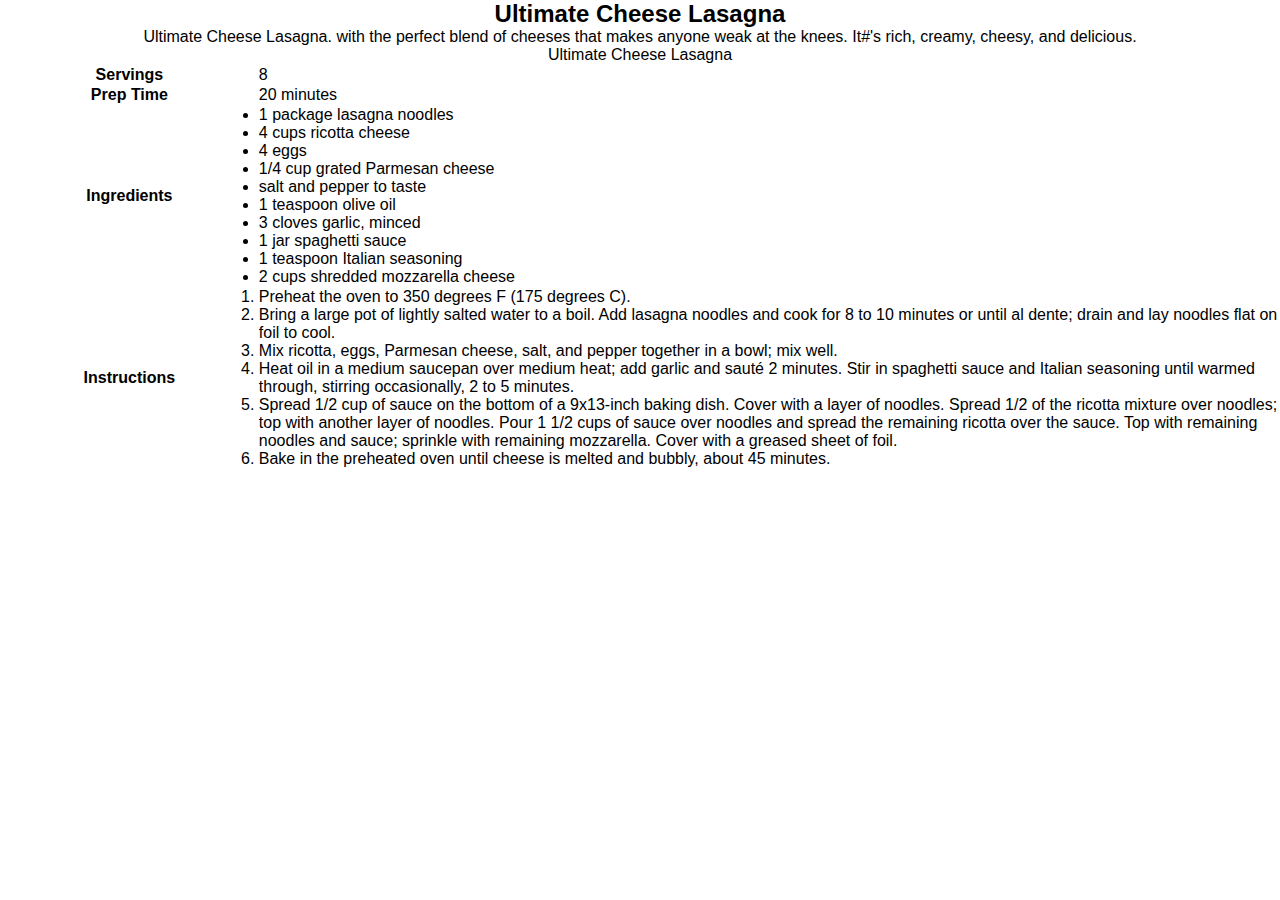
<file: Lasagna.html>
<!DOCTYPE html>
<html lang="en">
<head>
    <meta charset="UTF-8">
    <meta http-equiv="X-UA-Compatible" content="IE=edge">
    <meta name="viewport" content="width=device-width, initial-scale=1.0">
    <title>Document</title>
    <link rel="stylesheet" href="style.css" />
</head>
<body>
  <div class="container">
    <div>
      <h2>Ultimate Cheese Lasagna</h2>
      <p>
        Ultimate Cheese Lasagna. with the perfect blend of cheeses that makes anyone weak at the knees. It#'s rich, creamy, cheesy, and delicious.
      </p>
    </div>
    <!-- <img class="image-lasagna" src="https://www.inspiredtaste.net/wp-content/uploads/2022/06/Cheese-Lasagna-Recipe-5-1200.jpg" alt="Lasagna"/> -->
    <div class="middle header-container">
      <div class="hover-container">
      <p id="image-title">Ultimate Cheese Lasagna</p>
    </div>
    </div>
  </div>
    <div class="servings-container">
        <table style="width:100%">
            <div class="Servings">
          <tr>
            <th style="width:20%">Servings</th>
            <td id="mohammed">8</td>
          </tr>
        </div>
        </div>
        <div class="Prep">
          <tr>
            <th>Prep Time</th>
            <td>20 minutes</td>
          </tr>
        </div>
        <div class="Ingredients">
          <tr>
            <th>Ingredients</th>
            <td>
                <ul>
                    <li>1 package lasagna noodles</li>
                    <li>4 cups ricotta cheese</li>
                    <li>4 eggs</li>
                    <li>1/4 cup grated Parmesan cheese</li>
                    <li>salt and pepper to taste</li>
                    <li>1 teaspoon olive oil</li>
                    <li>3 cloves garlic, minced</li>
                    <li>1 jar spaghetti sauce</li>
                    <li>1 teaspoon Italian seasoning</li>
                    <li>2 cups shredded mozzarella cheese</li>
                </ul>
            </td>
          </tr>
        </div>
        <div class="Instructions">
          <tr>
            <th>Instructions</th>
            <td>
                <ol>
                    <li>Preheat the oven to 350 degrees F (175 degrees C).</li>
                    <li>Bring a large pot of lightly salted water to a boil. Add lasagna noodles and cook for 8 to 10 minutes or until al dente; drain and lay noodles flat on foil to cool.</li>
                    <li>Mix ricotta, eggs, Parmesan cheese, salt, and pepper together in a bowl; mix well.</li>
                    <li>Heat oil in a medium saucepan over medium heat; add garlic and sauté 2 minutes. Stir in spaghetti sauce and Italian seasoning until warmed through, stirring occasionally, 2 to 5 minutes.</li>
                    <li>Spread 1/2 cup of sauce on the bottom of a 9x13-inch baking dish. Cover with a layer of noodles. Spread 1/2 of the ricotta mixture over noodles; top with another layer of noodles. Pour 1 1/2 cups of sauce over noodles and spread the remaining ricotta over the sauce. Top with remaining noodles and sauce; sprinkle with remaining mozzarella. Cover with a greased sheet of foil.
                    </li>
                    <li>Bake in the preheated oven until cheese is melted and bubbly, about 45 minutes.</li>
                
                </ol>
            </td>
          </tr>
        </div>
        </table>
    
</body>
</html>
</file>
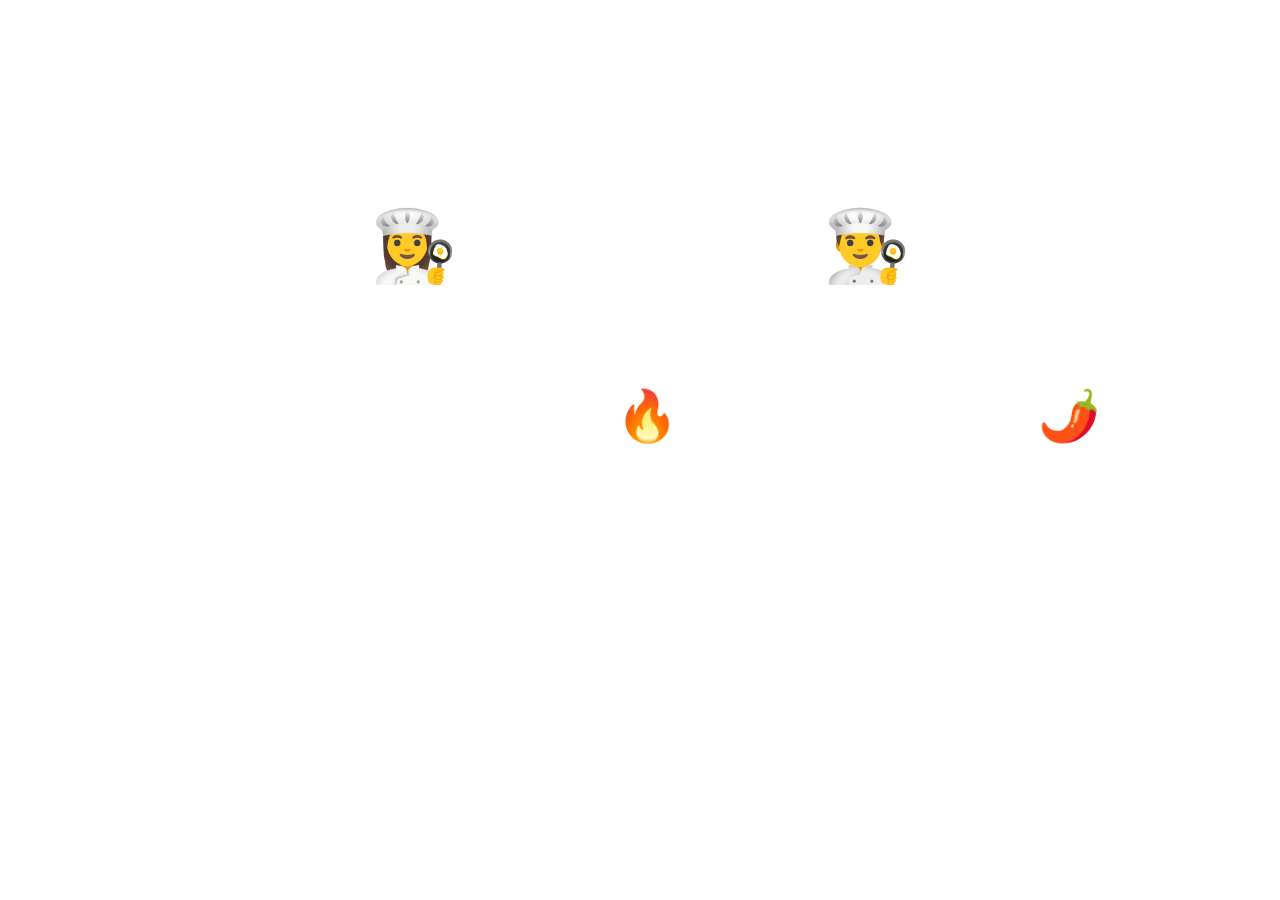
<file: Recipes/WelcomePage/welcome.html>
<!DOCTYPE html>
<html lang="en">

<head>
    <meta charset="UTF-8">
    <meta http-equiv="X-UA-Compatible" content="IE=edge">
    <meta name="viewport" content="width=device-width, initial-scale=1.0">
    <link rel="stylesheet" href="welcome.css">
    <title>Welcome</title>
</head>

<body>
    <div class="container">
        <h1>Welcome to our<br>👩‍🍳 kitchen 👨‍🍳</h1>
    </div>
    <p>where the recipes are 🔥 and the humor is 🌶️</p>
</body>

</html>
</file>
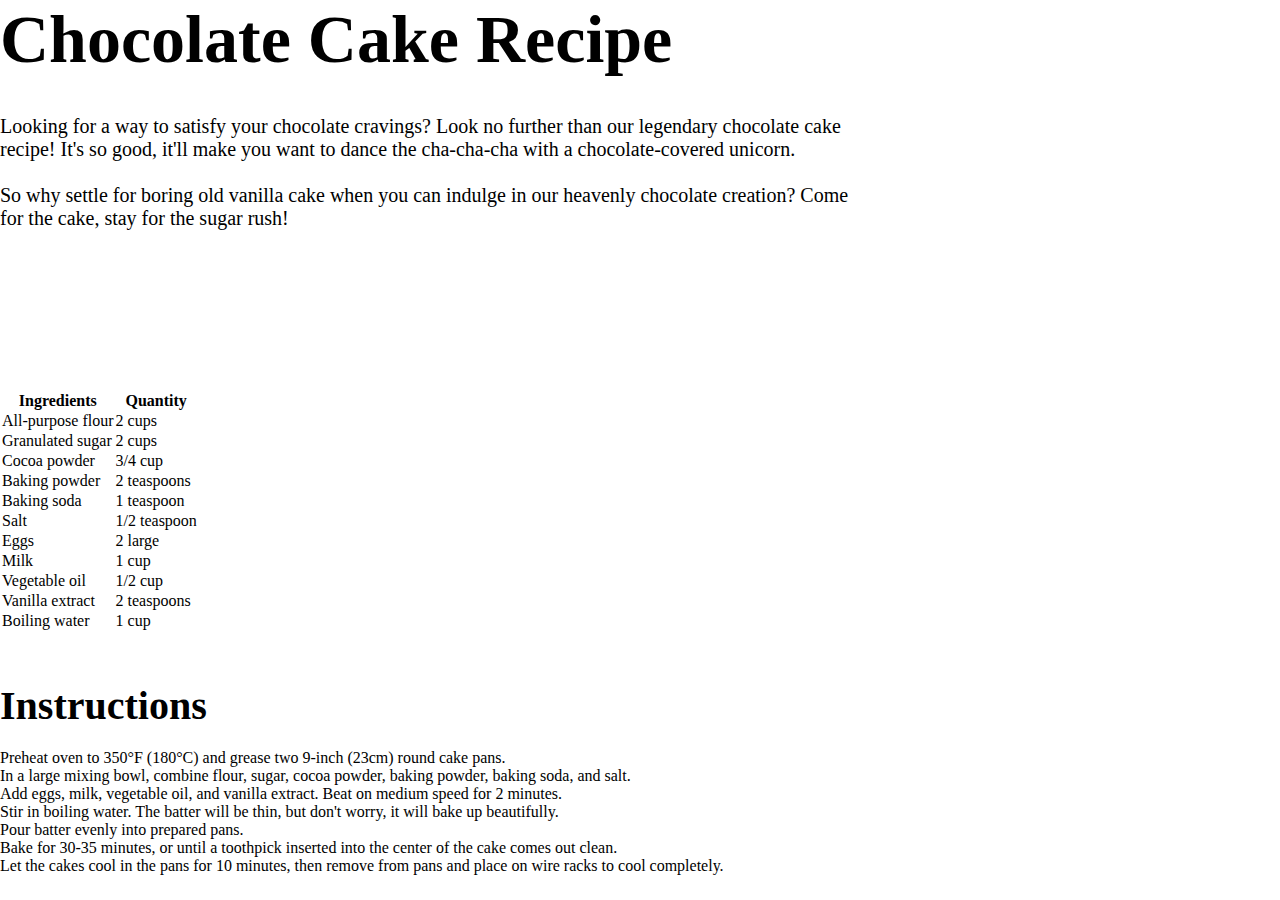
<file: Recipes/Dessert/Cakes/cake.html>
<!DOCTYPE html>
<html lang="en">

<head>
    <meta charset="UTF-8">
    <meta http-equiv="X-UA-Compatible" content="IE=edge">
    <meta name="viewport" content="width=device-width, initial-scale=1.0">
    <link href="https://cdn.jsdelivr.net/npm/bootstrap@5.3.0-alpha3/dist/css/bootstrap.min.css" rel="stylesheet"
        integrity="sha384-KK94CHFLLe+nY2dmCWGMq91rCGa5gtU4mk92HdvYe+M/SXH301p5ILy+dN9+nJOZ" crossorigin="anonymous">
    <link rel="preconnect" href="https://fonts.googleapis.com">
    <link rel="preconnect" href="https://fonts.gstatic.com" crossorigin>
    <link href="https://fonts.googleapis.com/css2?family=Amaranth&display=swap" rel="stylesheet">
    <link rel="stylesheet" href="https://fonts.googleapis.com/icon?family=Material+Icons">
    <link rel="stylesheet" href="cake.css">
    <title>Cake - Dessert</title>
</head>

<body class="bg-dark">
    <div class="container-fluid text-light justify-content-start">
        <div class="topContainer">
            <div class="leftContainer">
                <h2>Chocolate Cake Recipe</h2>
                <br />
                <br />
                <p>Looking for a way to satisfy your chocolate cravings? Look no further than our legendary chocolate
                    cake recipe! It's so good, it'll make you want to dance the cha-cha-cha with a chocolate-covered
                    unicorn.
                    <br />
                    <br />
                    So why settle for boring old vanilla cake when you can indulge in our heavenly chocolate creation?
                    Come for the cake, stay for the sugar rush!
                </p>
                <!-- <button type="button" class="btn btn-outline-secondary">share</button> -->
                <a href="" id="share" onclick="alert('Thank you for Sharing our Recipe')"><i
                        class="material-icons">share</i></a>
                <a href="" id="heart"><i class="material-icons">favorite</i></a>
                <a href="" id="print"><i class="material-icons">print</i></a>
            </div>
            <div class="rightContainer ">
                <div class="imageOverlay">
                    <h2>Chocolate Cake</h2>
                </div>
            </div>
        </div>
        <table class="table table-dark table-striped">
            <thead>
                <tr>
                    <th>Ingredients</th>
                    <th>Quantity</th>
                </tr>
            </thead>
            <tbody>
                <tr>
                    <td>All-purpose flour</td>
                    <td>2 cups</td>
                </tr>
                <tr>
                    <td>Granulated sugar</td>
                    <td>2 cups</td>
                </tr>
                <tr>
                    <td>Cocoa powder</td>
                    <td>3/4 cup</td>
                </tr>
                <tr>
                    <td>Baking powder</td>
                    <td>2 teaspoons</td>
                </tr>
                <tr>
                    <td>Baking soda</td>
                    <td>1 teaspoon</td>
                </tr>
                <tr>
                    <td>Salt</td>
                    <td>1/2 teaspoon</td>
                </tr>
                <tr>
                    <td>Eggs</td>
                    <td>2 large</td>
                </tr>
                <tr>
                    <td>Milk</td>
                    <td>1 cup</td>
                </tr>
                <tr>
                    <td>Vegetable oil</td>
                    <td>1/2 cup</td>
                </tr>
                <tr>
                    <td>Vanilla extract</td>
                    <td>2 teaspoons</td>
                </tr>
                <tr>
                    <td>Boiling water</td>
                    <td>1 cup</td>
                </tr>
            </tbody>
        </table>
        <h2 class="instruction-title">Instructions</h2>
        <ol>
            <li>Preheat oven to 350°F (180°C) and grease two 9-inch (23cm) round cake pans.</li>
            <li>In a large mixing bowl, combine flour, sugar, cocoa powder, baking powder, baking soda, and salt.</li>
            <li>Add eggs, milk, vegetable oil, and vanilla extract. Beat on medium speed for 2 minutes.</li>
            <li>Stir in boiling water. The batter will be thin, but don't worry, it will bake up beautifully.</li>
            <li>Pour batter evenly into prepared pans.</li>
            <li>Bake for 30-35 minutes, or until a toothpick inserted into the center of the cake comes out clean.</li>
            <li>Let the cakes cool in the pans for 10 minutes, then remove from pans and place on wire racks to cool
                completely.</li>
        </ol>
    </div>

    
    
    <script src="https://cdn.jsdelivr.net/npm/@popperjs/core@2.11.7/dist/umd/popper.min.js"
        integrity="sha384-zYPOMqeu1DAVkHiLqWBUTcbYfZ8osu1Nd6Z89ify25QV9guujx43ITvfi12/QExE"
        crossorigin="anonymous"></script>
    <script src="https://cdn.jsdelivr.net/npm/bootstrap@5.3.0-alpha3/dist/js/bootstrap.min.js"
        integrity="sha384-Y4oOpwW3duJdCWv5ly8SCFYWqFDsfob/3GkgExXKV4idmbt98QcxXYs9UoXAB7BZ"
        crossorigin="anonymous"></script>
</body>

</html>
</file>
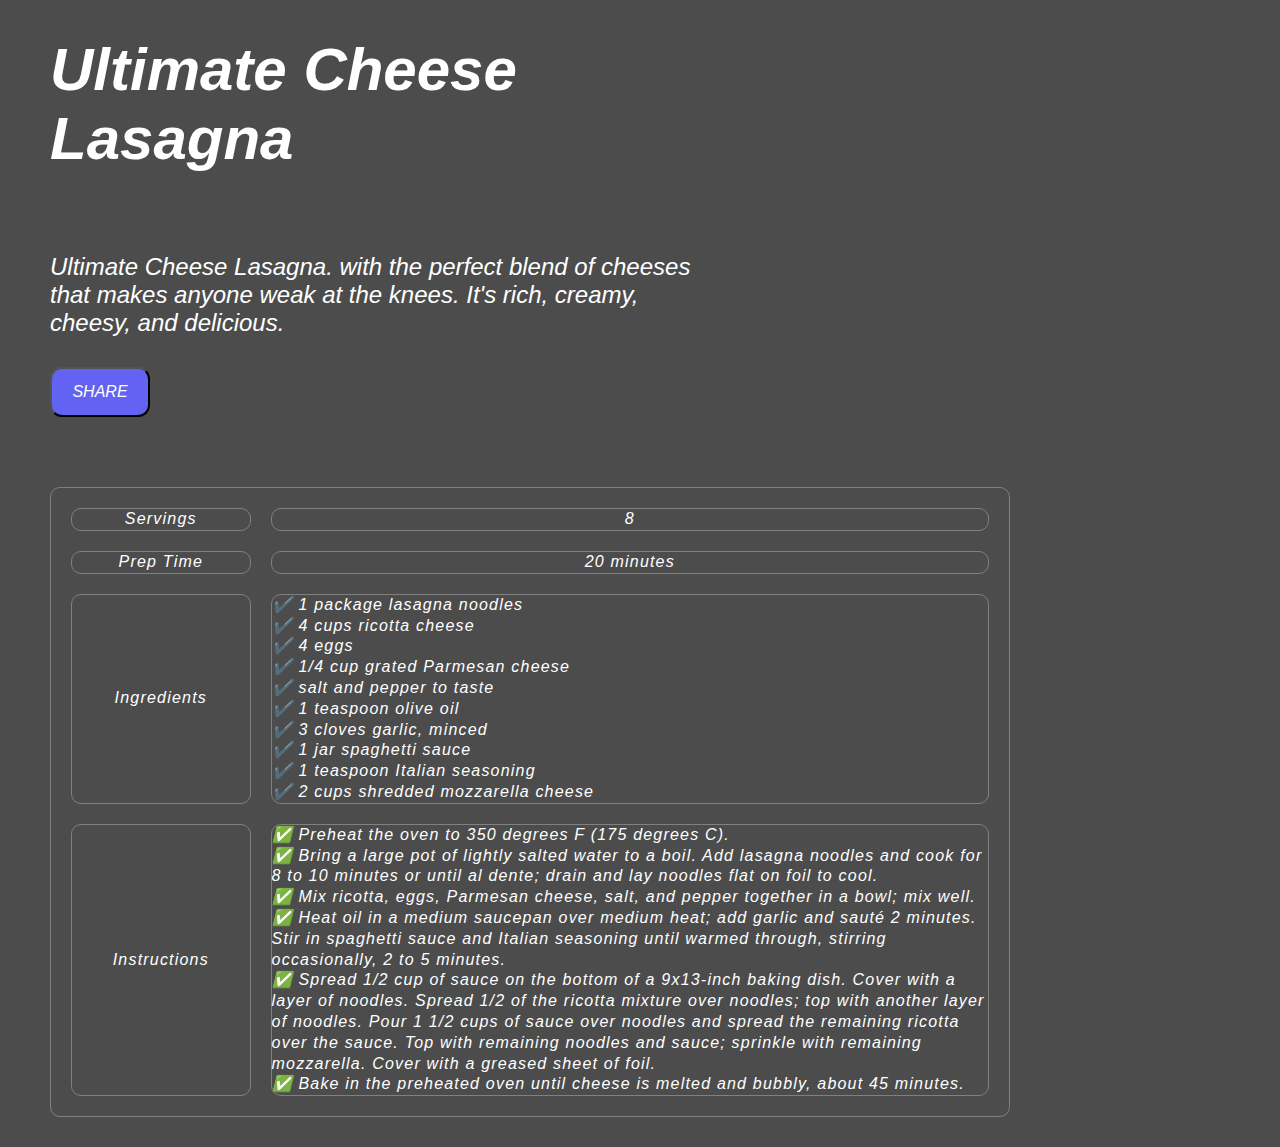
<file: Recipes/MainDishes/Lasagna/Lasagna.html>
<!DOCTYPE html>
<html lang="en">
<head>
    <meta charset="UTF-8">
    <meta http-equiv="X-UA-Compatible" content="IE=edge">
    <meta name="viewport" content="width=device-width, initial-scale=1.0">
    <title>Document</title>
    <link rel="stylesheet" href="lasagna.css" />
</head>
<body class="servings-container">
  <div class="overlay">
      <div class="container">
        <div class="left-side">
          <h2>Ultimate Cheese Lasagna</h2>
          <p>
            Ultimate Cheese Lasagna. with the perfect blend of cheeses that makes anyone weak at the knees. It's rich, creamy, cheesy, and delicious.
          </p>
          
            <button type="submit" class="share-btn"
              onclick="alert('Thank you for Sharing our Recipe')">SHARE</button>
        </div>
        <div class="middle header-container right-side">
          <div class="hover-container">
          <p id="image-title">Ultimate Cheese Lasagna</p>
        </div>
        </div>
      </div> 
        <table width="75%" cellspacing="20" cellpadding="400" >
            <div class="Servings">
          <tr>
            <th style="width:20%">Servings</th>
            <td id="mohammed">8</td>
          </tr>
        </div>
        </div>
        <div class="Prep">
          <div style="width:100%">
          <tr>
            <th style="width:20%">Prep Time</th>
            <td id="time">20 minutes</td>
          </tr>
        </div>
        </div>
        <div class="Ingredients">
          <tr>
            <th>Ingredients</th>
            <td>
                <ul>
                    <li>✔️ 1 package lasagna noodles</li>
                    <li>✔️ 4 cups ricotta cheese</li>
                    <li>✔️ 4 eggs</li>
                    <li>✔️ 1/4 cup grated Parmesan cheese</li>
                    <li>✔️ salt and pepper to taste</li>
                    <li>✔️ 1 teaspoon olive oil</li>
                    <li>✔️ 3 cloves garlic, minced</li>
                    <li>✔️ 1 jar spaghetti sauce</li>
                    <li>✔️ 1 teaspoon Italian seasoning</li>
                    <li>✔️ 2 cups shredded mozzarella cheese</li>
                </ul>
            </td>
          </tr>
        </div>
        <div class="Instructions">
          <tr>
            <th>Instructions</th>
            <td>
                <ol>
                    <li>  ✅ Preheat the oven to 350 degrees F (175 degrees C).</li>
                    <li>  ✅ Bring a large pot of lightly salted water to a boil. Add lasagna noodles and cook for 8 to 10 minutes or until al dente; drain and lay noodles flat on foil to cool.</li>
                    <li>  ✅ Mix ricotta, eggs, Parmesan cheese, salt, and pepper together in a bowl; mix well.</li>
                    <li>  ✅ Heat oil in a medium saucepan over medium heat; add garlic and sauté 2 minutes. Stir in spaghetti sauce and Italian seasoning until warmed through, stirring occasionally, 2 to 5 minutes.</li>
                    <li>  ✅ Spread 1/2 cup of sauce on the bottom of a 9x13-inch baking dish. Cover with a layer of noodles. Spread 1/2 of the ricotta mixture over noodles; top with another layer of noodles. Pour 1 1/2 cups of sauce over noodles and spread the remaining ricotta over the sauce. Top with remaining noodles and sauce; sprinkle with remaining mozzarella. Cover with a greased sheet of foil.
                    </li>
                    <li>  ✅ Bake in the preheated oven until cheese is melted and bubbly, about 45 minutes.</li>
                
                </ol>
            </td>
          </tr>
        </div>
   
        </table>
      </div>  
</body>
</html>
</file>
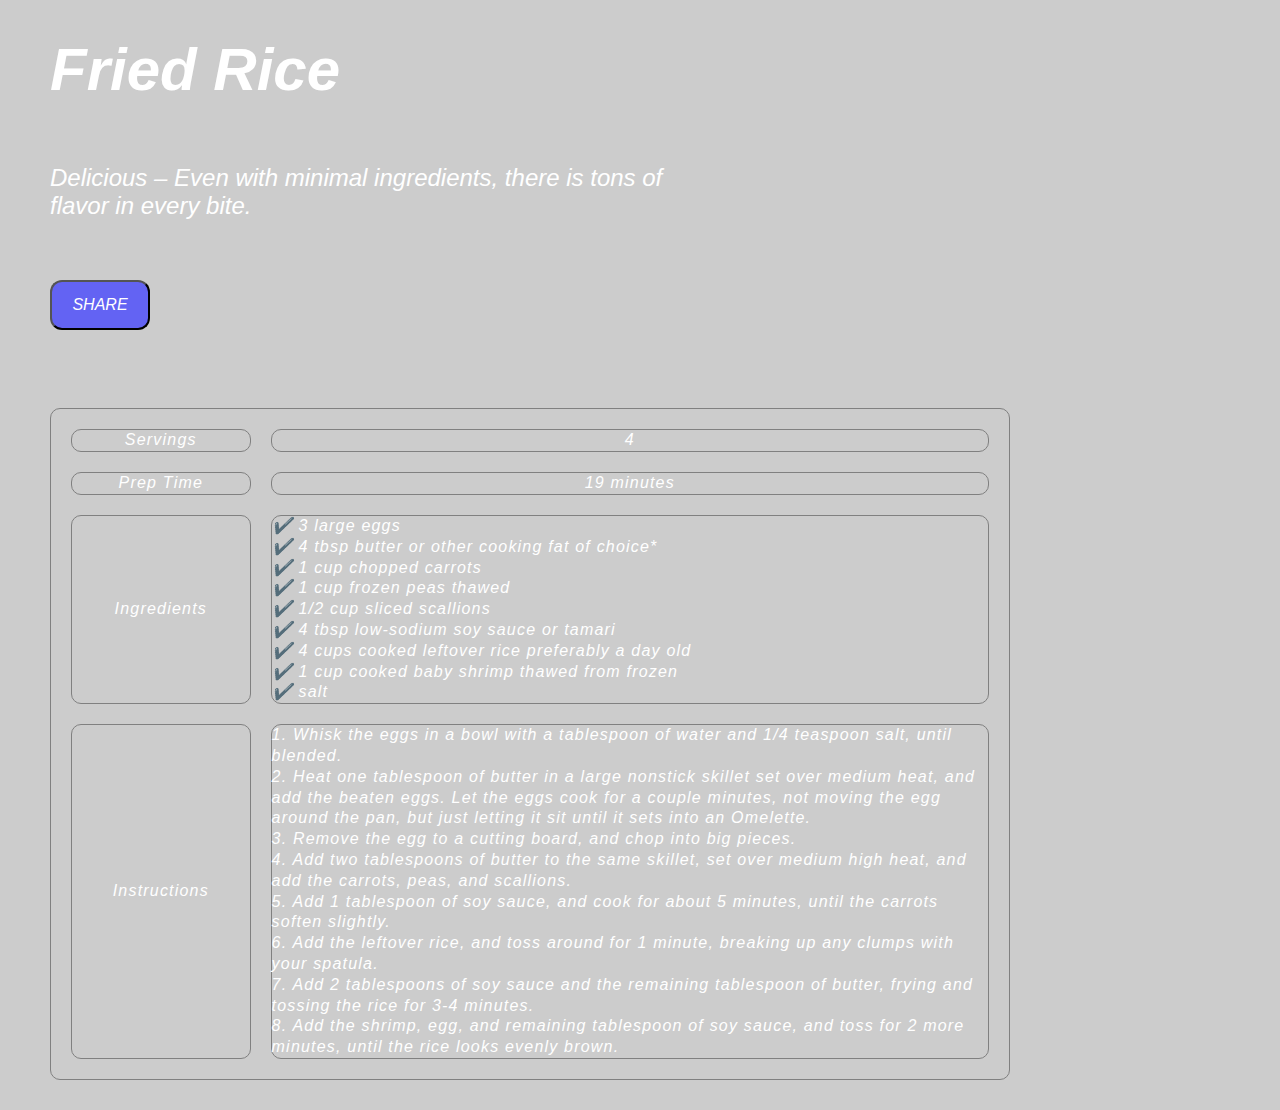
<file: Recipes/MainDishes/Rice/rice.html>
<!DOCTYPE html>
<html lang="en">
<head>
    <meta charset="UTF-8">
    <meta http-equiv="X-UA-Compatible" content="IE=edge">
    <meta name="viewport" content="width=device-width, initial-scale=1.0">
    <title>Document</title>
    <link rel="stylesheet" href="rice.css" />
</head>
<body class="servings-container">
  <div class="overlay">
      <div class="container">
        <div class="left-side">
          <h2>Fried Rice</h2>
          <p>
            Delicious – Even with minimal ingredients, there is tons of flavor in every bite.
          </p>
          
            <button type="submit" class="share-btn"
              onclick="alert('Thank you for Sharing our Recipe')">SHARE</button>
        </div>
        <div class="middle header-container right-side">
          <div class="hover-container">
          <p id="image-title">Fried Rice</p>
        </div>
        </div>
      </div> 
        <table width="75%" cellspacing="20" cellpadding="400" >
            <div class="Servings">
          <tr>
            <th style="width:20%">Servings</th>
            <td id="mohammed">4</td>
          </tr>
        </div>
        </div>
        <div class="Prep">
          <div style="width:100%">
          <tr>
            <th style="width:20%">Prep Time</th>
            <td id="time">19 minutes</td>
          </tr>
        </div>
        </div>
        <div class="Ingredients">
          <tr>
            <th>Ingredients</th>
            <td>
                <ul>
                    <li>✔️ 3 large eggs</li>
                    <li>✔️ 4 tbsp butter or other cooking fat of choice*</li>
                    <li>✔️ 1 cup chopped carrots</li>
                    <li>✔️ 1 cup frozen peas thawed</li>
                    <li>✔️ 1/2 cup sliced scallions</li>
                    <li>✔️ 4 tbsp low-sodium soy sauce or tamari</li>
                    <li>✔️ 4 cups cooked leftover rice preferably a day old</li>
                    <li>✔️ 1 cup cooked baby shrimp thawed from frozen</li>
                    <li>✔️ salt</li>
                </ul>
            </td>
          </tr>
        </div>
        <div class="Instructions">
          <tr>
            <th>Instructions</th>
            <td>
                <ol>
                    <li>  1.  Whisk the eggs in a bowl with a tablespoon of water and 1/4 teaspoon salt, until blended.</li>
                    <li>  2.  Heat one tablespoon of butter in a large nonstick skillet set over medium heat, and add the beaten eggs. Let the eggs cook for a couple minutes, not moving the egg around the pan, but just letting it sit until it sets into an Omelette.</li>
                    <li>  3.  Remove the egg to a cutting board, and chop into big pieces.</li>
                    <li>  4.  Add two tablespoons of butter to the same skillet, set over medium high heat, and add the carrots, peas, and scallions.</li>
                    <li>  5.  Add 1 tablespoon of soy sauce, and cook for about 5 minutes, until the carrots soften slightly.</li>
                    <li>  6.  Add the leftover rice, and toss around for 1 minute, breaking up any clumps with your spatula.</li>
                    <li>  7.  Add 2 tablespoons of soy sauce and the remaining tablespoon of butter, frying and tossing the rice for 3-4 minutes.</li>
                    <li>  8.  Add the shrimp, egg, and remaining tablespoon of soy sauce, and toss for 2 more minutes, until the rice looks evenly brown.</li>
         
                
                </ol>
            </td>
          </tr>
        </div>
   
        </table>
      </div>  
</body>
</html>
</file>
<file: style.css>
*{
    margin: 0;
    padding: 0;
}

/* Mohhammad Code Start*/ 
body{
    width: 100%;
    font-family: 'Amaranth', sans-serif;
    background-image: url("https://wallpapers.com/images/hd/2560x1440-black-wallpaper-qeb1t2mdo52iv94m.jpg");
    background-size: cover;
    
}

nav{
    border-radius: 50px;
}

#Hero{
    display: flex;
    flex-direction: row;
    height: 85vh;
    border: solid 1px rgb(0, 0, 0);
    border-radius: 50px ;
    margin: 4% 4%;
    width: 95%;
    background-color: rgba(248, 249, 251, 0.925);
    box-shadow: 5px 3px 0 0    rgba(0, 0, 0, 0.212);
    max-height: fit-content;
}

.container-fluid{
    border-radius: 50px;
    background-color: rgba(248, 249, 251, 1);
    padding: 5px;
}
#navbarNav{
    
    justify-content: flex-end;
    background-color: rgba(248, 249, 251, 1);
}
#navandselect{
    padding: 5px 15px;
    width: 35%;
    border-radius: 50px;
    background-color: rgba(248, 249, 251, 1);
    margin-left: 20px;
}

#iframecontainer{
    border-radius: 50px;
    /* background-color: rgba(77, 243, 255, 0.562); */
    margin: 0 2%;
    width: 100%;
    height: 80vh;
    margin-top: 2.5vh;
    color: black;
    padding: 50px 40px;
}

iframe{
    width: 100%;
    height: 100%;
}

.dropdown-contianer {
    text-align: center;
}

select{
    width: 60%;
    height: 50px;
    border-radius: 25px;
    border: none;
    border-right: 15px transparent solid;
    padding-left: 15px;
}

optgroup{
    background-color: rgb(255, 255, 255);
    font-size: 1.2em;
}

optgroup:hover{
    color: white;
}
.popupmenu{
   opacity: 0;
}
#recipiesId{
    background-color: rgba(6, 215, 252, 0.11);
    text-align: left;
}
#secondsection{
    background-color: rgba(121, 98, 34, 0.11);
    text-align: left;
    width: 100%;
}
form > .col-auto > p {
    color: grey;
}
h1, h2, h5 ,p {
    text-align: center;
    
}
h1{
    color: rgb(255, 0, 0);
}
p{
    color:rgb(0, 0, 0);
}
.row{
    margin-top: 15vh;
    justify-content: center;
}

@media screen and (max-width : 900px) {
    #Hero{
        margin: 0;
        padding: 0;
        display: flex;
        flex-direction: column;
        height: 100%;
        width: 100%;
    }
    #navandselect{
        
        width: 90%;
        margin: auto;
        height: 70vh;
        border-radius: 50px;
        justify-content: center;
        background-color: rgba(248, 249, 251, 1);
        
    }
    .row{
        margin-top: 2vh;
        justify-content: center;
    }
    #iframecontainer{
    
        border-radius: 50px;
        background-color: rgba(77, 243, 255, 0.562);
        margin: auto;
        width: 90%;
        min-height: 80vh;
        margin-top: 2.5vh;
        color: black;
        padding: 30px 25px;
    }
    
    
}

/* Mohhammad Code End*/
</file>
<file: Recipes/WelcomePage/welcome.css>
* {
    margin: 0;
    padding: 0;
    box-sizing: border-box;
}
body {
    overflow-x: hidden;
    overflow-y: hidden;

}

.container {
    display: flex;
    justify-content: center;
    align-items: center;
}

h1 {
    font-size: 70px;
    color: white;
    text-align: center;
    text-transform: uppercase;
    margin-top: 125px;
    margin-bottom: 100px;
}

p {
    font-size: 50px;
    color: white;
    text-align: center;
}
@media screen and (max-width : 900px) {
    h1 {
        font-size: 30px;
        margin-bottom: 75px;
    }
    
    p {
        font-size: 18px;
        color: white;
        text-align: center;
    }
    
    }
</file>
<file: Recipes/Dessert/Cakes/cake.css>
* {
    margin: 0;
    padding: 0;
    box-sizing: border-box;
}

::-webkit-scrollbar {
    width: 5px;
  }

/* Handle */
::-webkit-scrollbar-thumb {
    background: rgba(255, 255, 255, 0.2);
    border-radius: 10px;
    }

/* Track
::-webkit-scrollbar-track {
box-shadow: inset 0 0 5px grey;
border-radius: 10px;
} */

.topContainer {
    display: flex;
    flex-direction: row;
}

.leftContainer {
    margin-right: 4%;
    max-height: fit-content;
}

.rightContainer {
    margin: 0 10px 40px 3px;
}

.imageOverlay {
    background-image: url("https://images.unsplash.com/photo-1505253149613-112d21d9f6a9?ixlib=rb-4.0.3&ixid=MnwxMjA3fDB8MHxwaG90by1wYWdlfHx8fGVufDB8fHx8&auto=format&fit=crop&w=1287&q=80");
    background-size: cover;
    background-repeat: no-repeat;
    background-position: center;
    width: 350px;
    height: 350px;
    border-radius: 50%;
}

.imageOverlay h2
{
    width: 350px;
    height: 350px;
    border-radius: 50%;
    display: flex;
    justify-content: center;
    align-items: center;
    opacity: 0;
    transition: 0.5s;
}

.imageOverlay:hover h2 {
    background-color: rgba(0, 0, 0, 0.7);
    font-size: 30px;
    font-weight: 400;
    color: white;
    opacity: 1;
}

.leftContainer h2 {
    font-size: 68px;
    font-weight: bold;
}

p {
    font-size: 20px;
    font-weight: 300;
    margin-bottom: 40px;
}

a {
    color: white;
}

#share:hover {
    color: dodgerblue;
}

#heart:hover {
    color: red;
}

#print:hover {
    color: burlywood;
}

.material-icons {
    font-size: 20px;
    margin-right: 15px;
    margin-bottom: 60px;
}

.instruction-title {
    font-size: 40px;
    font-weight: bold;
    margin-top: 50px;
    margin-bottom: 20px;
}
@media screen and (max-width : 900px) {
    .leftContainer h2 {
        font-size: 28px;
        font-weight: bold;
    }
    .topContainer {
        flex-wrap: wrap;
    }
    .imageOverlay {
        
        width: 150px;
        height: 150px;
        
    }
    
    .imageOverlay h2
    {
        width: 150px;
        height: 150px;
        
    }
    .imageOverlay:hover h2 {
       
        font-size: 16px;
        
    }
}
</file>
<file: Recipes/MainDishes/Lasagna/lasagna.css>
*{
    margin: 0;
    padding: 0;
}
/* body {
  background-image:url(https://www.thehealthhub.com/app/uploads/2021/11/Health-Hub-how-much-omega-6-per-day.jpg);
} */

/* Aleksandar Code */
.overlay {
padding-left: 50px;
width: 100%;
height: 100%;
background-color: rgba(0, 0, 0, 0.7);
padding-bottom: 30px;
}

.left-side {
  width: 55%;
}

.container > div > h2 {
    color: white;
    padding-top: 5%;
    font-size: 60px;
    font-style: oblique;
    font-family: 'Gill Sans', 'Gill Sans MT', Calibri, 'Trebuchet MS', sans-serif;
    font-weight: bolder;
    text-align: left;
}

.container > div > p {

  margin-top: 50px;
  font-style: oblique;
  font-size: x-large;
  font-family: 'Gill Sans', 'Gill Sans MT', Calibri, 'Trebuchet MS', sans-serif;
  font-weight: 300;
  padding: 30px 0;
  text-align: left;
  margin-right: 30px;
  color: white;
}


.container {
    display: flex;
     }
  
  .header-container {
    background-image: url("https://www.inspiredtaste.net/wp-content/uploads/2022/06/Cheese-Lasagna-Recipe-5-1200.jpg");
    border-radius: 4%;
    background-size: cover;
    width: 400px;
    height: 300px;
    margin-top: 3%;
  }
  .middle {
    opacity: 1;
    text-align: center;
  }
  .hover-container {
    width: 100%;
    height: 100%;
    opacity: 0;
    
  }
  .hover-container:hover {
    transition: .5s ease;
    opacity: 1;
    background-color: rgba(0, 0, 0, 0.7);
    font-weight: bold;
    font-size: large;
 
  }

  #image-title {
    padding-top: 140px;
    color: white;
    font-style: oblique;
    font-family: 'Gill Sans', 'Gill Sans MT', Calibri, 'Trebuchet MS', sans-serif;
    font-weight: bold;

  }

table, th, td {
    margin-top: 70px;
    border: 1px solid grey;
    border-radius: 10px;
    text-decoration: none;
    font-family: Arial, Helvetica, sans-serif;
    color: white;
    font-weight: 300;
    line-height: 1.3;
    letter-spacing: 1.2px;

  }
li {
    list-style: none;
  }
#mohammed {
    text-align: center;

}
#time {
  text-align: center;
}
.servings-container {
  font-style: oblique;
  font-family: 'Gill Sans', 'Gill Sans MT', Calibri, 'Trebuchet MS', sans-serif;
  font-display: left;
  font-size: medium;
  background-repeat: no-repeat;
  width: 100%;
  background-image:url(https://www.thehealthhub.com/app/uploads/2021/11/Health-Hub-how-much-omega-6-per-day.jpg); 
  border: none;  
  background-size: cover; 
  background-position: right;
}

.share-btn {
  background-color: rgb(99, 99, 243);
  font-size: 1em;
  font-family: 'Gill Sans', 'Gill Sans MT', Calibri, 'Trebuchet MS', sans-serif;
  font-style: oblique;
  color: white;
  font-weight: 500;
  width: 100px;
  height: 50px;
  border-radius: 12px;
}
/* Aleksandar Code End */

@media screen and (max-width : 900px) {
  .container {
    display: flex;
    flex-direction: column;
     }
     .header-container {
      background-image: url("https://www.inspiredtaste.net/wp-content/uploads/2022/06/Cheese-Lasagna-Recipe-5-1200.jpg");
      border-radius: 4%;
      background-size: cover;
      width: 200px;
      height: auto;
      
      
      margin: 10px auto 10px auto;
      
    }
    table, th, td {
      
      font-size: 16px;
      margin: auto;
  
    }
    .overlay {
      padding-left: 0;
      }
      .left-side {
        width: 100%;
        text-align: center;
      }
      .container > div > h2 {
        text-align: center;
        font-size: 30px;
        margin-bottom: 10px;
    }
    
    .container > div > p {
      margin-top: 10px;
      text-align: center;
      font-size: 14px;
      margin-right: 0px;

    }
    
  
}
</file>
<file: Recipes/MainDishes/Rice/rice.css>
*{
    margin: 0;
    padding: 0;
}
/* body {
  background-image:url(https://www.thehealthhub.com/app/uploads/2021/11/Health-Hub-how-much-omega-6-per-day.jpg);
} */

/* Aleksandar Code */
.overlay {
padding-left: 50px;
width: 100%;
height: 100%;
background-color: rgba(0, 0, 0, 0.2);
padding-bottom: 30px;
}

.left-side {
  width: 55%;
}

.container > div > h2 {
    color: white;
    padding-top: 5%;
    font-size: 60px;
    font-style: oblique;
    font-family: 'Gill Sans', 'Gill Sans MT', Calibri, 'Trebuchet MS', sans-serif;
    font-weight: bolder;
    text-align: left;
}

.container > div > p {

  margin-top: 30px;
  margin-bottom: 30px;
  font-style: oblique;
  font-size: x-large;
  font-family: 'Gill Sans', 'Gill Sans MT', Calibri, 'Trebuchet MS', sans-serif;
  font-weight: 300;
  padding: 30px 0;
  text-align: left;
  margin-right: 30px;
  color: white;
}


.container {
    display: flex;
     }
  
  .header-container {
    background-image: url("https://www.fifteenspatulas.com/wp-content/uploads/2012/03/Fried-Rice-Fifteen-Spatulas-7-640x959.jpg");
    border-radius: 4%;
    background-size: cover;
    width: 400px;
    height: 300px;
    margin-top: 3%;
  }
  .middle {
    opacity: 1;
    text-align: center;
  }
  .hover-container {
    width: 100%;
    height: 100%;
    opacity: 0;
    
  }
  .hover-container:hover {
    transition: .5s ease;
    opacity: 1;
    background-color: rgba(0, 0, 0, 0.7);
    font-weight: bold;
    font-size: large;
 
  }

  #image-title {
    padding-top: 140px;
    color: white;
    font-style: oblique;
    font-family: 'Gill Sans', 'Gill Sans MT', Calibri, 'Trebuchet MS', sans-serif;
    font-weight: bold;

  }

table, th, td {
    margin-top: 70px;
    border: 1px solid grey;
    border-radius: 10px;
    text-decoration: none;
    font-family: Arial, Helvetica, sans-serif;
    color: white;
    font-weight: 300;
    line-height: 1.3;
    letter-spacing: 1.2px;

  }
li {
    list-style: none;
  }
#mohammed {
    text-align: center;

}
#time {
  text-align: center;
}
.servings-container {
  font-style: oblique;
  font-family: 'Gill Sans', 'Gill Sans MT', Calibri, 'Trebuchet MS', sans-serif;
  font-display: left;
  font-size: medium;
  background-repeat: no-repeat;
  width: 100%;
  background-image:url(https://img.freepik.com/premium-photo/colorful-various-herbs-spices-cooking-dark-background_370312-476.jpg); 
  border: none;  
  background-size: cover; 
  background-position: right;
}

.share-btn {
  background-color:rgb(99, 99, 243);
  font-size: 1em;
  font-family: 'Gill Sans', 'Gill Sans MT', Calibri, 'Trebuchet MS', sans-serif;
  font-style: oblique;
  color: white;
  font-weight: 500;
  width: 100px;
  height: 50px;
  border-radius: 12px;
}

/* Aleksandar Code End */

@media screen and (max-width : 900px) {
  .container {
    display: flex;
    flex-direction: column;
     }
     .header-container {
      background-image: url("https://www.inspiredtaste.net/wp-content/uploads/2022/06/Cheese-Lasagna-Recipe-5-1200.jpg");
      border-radius: 4%;
      background-size: cover;
      width: 200px;
      height: auto;
      
      
      margin: 10px auto 10px auto;
      
    }
    table, th, td {
      
      font-size: 16px;
      margin: auto;
  
    }
    .overlay {
      padding-left: 0;
      }
      .left-side {
        width: 100%;
        text-align: center;
      }
      .container > div > h2 {
        text-align: center;
        font-size: 30px;
        margin-bottom: 10px;
    }
    
    .container > div > p {
      margin-top: 10px;
      text-align: center;
      font-size: 14px;
      margin-right: 0px;

    }
    
  
}
</file>
